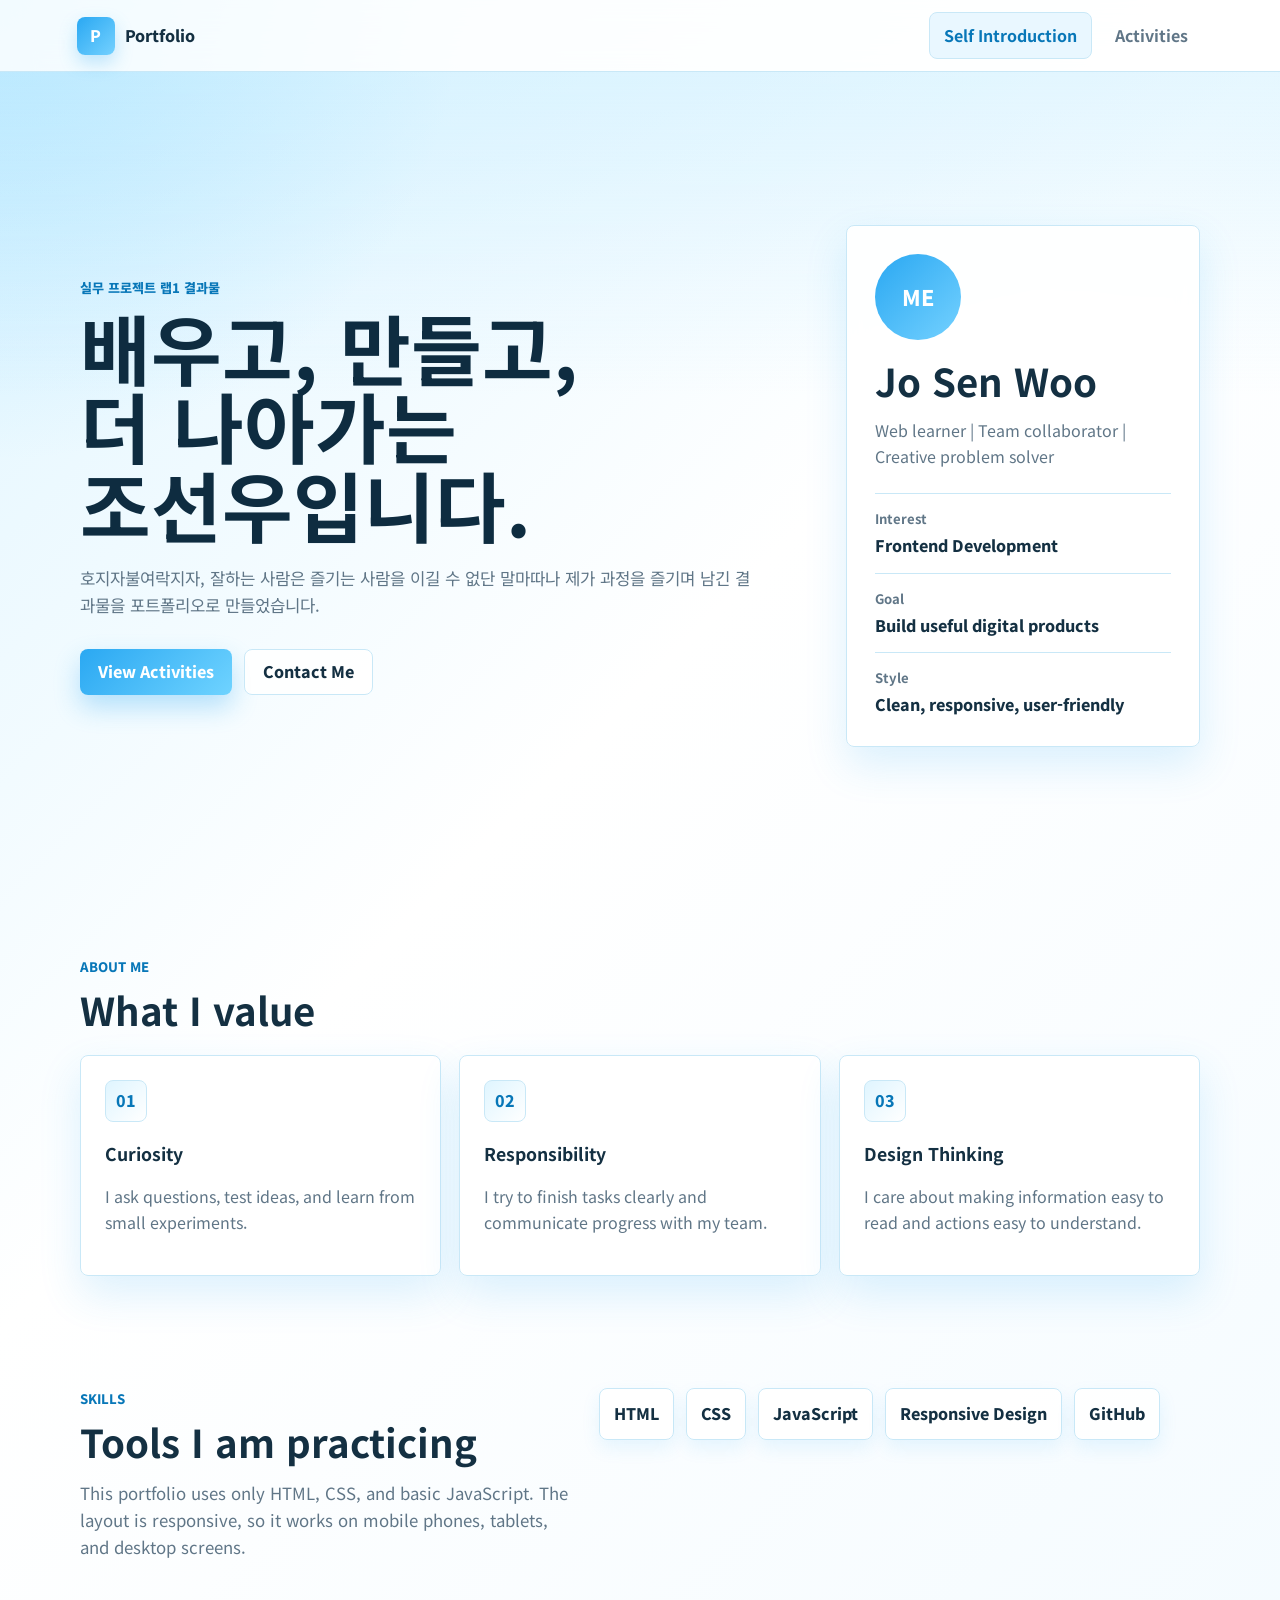
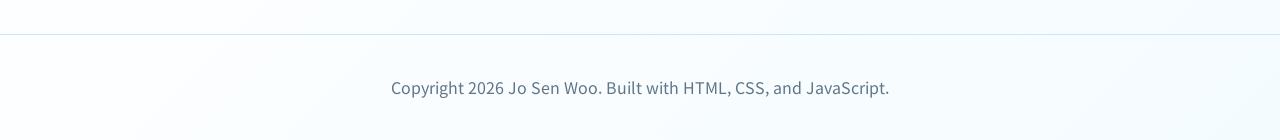
<file: index.html>
<!DOCTYPE html>
<html lang="ko">
<head>
  <meta charset="UTF-8">
  <meta name="viewport" content="width=device-width, initial-scale=1.0">
  <title>Portfolio | Self Introduction</title>
  <link rel="preconnect" href="https://fonts.googleapis.com">
  <link rel="preconnect" href="https://fonts.gstatic.com" crossorigin>
  <link href="https://fonts.googleapis.com/css2?family=Noto+Sans+KR:wght@400;500;700;800&display=swap" rel="stylesheet">
  <link rel="stylesheet" href="style.css">
</head>
<body>
  <header class="site-header">
    <a class="brand" href="index.html" aria-label="Portfolio home">
      <span class="brand-mark">P</span>
      <span>Portfolio</span>
    </a>
    <button class="nav-toggle" type="button" aria-label="Open navigation" aria-expanded="false">
      <span></span>
      <span></span>
      <span></span>
    </button>
    <nav class="site-nav" aria-label="Primary navigation">
      <a class="active" href="index.html">Self Introduction</a>
      <a href="activities.html">Activities</a>
    </nav>
  </header>

  <main>
    <section class="hero">
      <div class="hero-copy">
        <p class="eyebrow">실무 프로젝트 랩1 결과물</p>
        <h1 class="hero-title">배우고, 만들고, <span>더 나아가는</span><br>조선우입니다.</h1>
        <p class="hero-text">
          호지자불여락지자, 잘하는 사람은 즐기는 사람을 이길 수 없단 말마따나
          제가 과정을 즐기며 남긴 결과물을 포트폴리오로 만들었습니다.
        </p>
        <div class="hero-actions">
          <a class="button primary" href="activities.html">View Activities</a>
          <a class="button secondary" href="mailto:hello@example.com">Contact Me</a>
        </div>
      </div>
      <div class="profile-panel" aria-label="Profile summary">
        <div class="avatar">ME</div>
        <h2>Jo Sen Woo</h2>
        <p>Web learner | Team collaborator | Creative problem solver</p>
        <dl class="profile-list">
          <div>
            <dt>Interest</dt>
            <dd>Frontend Development</dd>
          </div>
          <div>
            <dt>Goal</dt>
            <dd>Build useful digital products</dd>
          </div>
          <div>
            <dt>Style</dt>
            <dd>Clean, responsive, user-friendly</dd>
          </div>
        </dl>
      </div>
    </section>

    <section class="section">
      <div class="section-heading">
        <p class="eyebrow">About Me</p>
        <h2>What I value</h2>
      </div>
      <div class="value-grid">
        <article class="value-card">
          <span class="icon-chip">01</span>
          <h3>Curiosity</h3>
          <p>I ask questions, test ideas, and learn from small experiments.</p>
        </article>
        <article class="value-card">
          <span class="icon-chip">02</span>
          <h3>Responsibility</h3>
          <p>I try to finish tasks clearly and communicate progress with my team.</p>
        </article>
        <article class="value-card">
          <span class="icon-chip">03</span>
          <h3>Design Thinking</h3>
          <p>I care about making information easy to read and actions easy to understand.</p>
        </article>
      </div>
    </section>

    <section class="section split-section">
      <div>
        <p class="eyebrow">Skills</p>
        <h2>Tools I am practicing</h2>
        <p class="muted">
          This portfolio uses only HTML, CSS, and basic JavaScript. The layout is responsive,
          so it works on mobile phones, tablets, and desktop screens.
        </p>
      </div>
      <div class="skill-list">
        <span>HTML</span>
        <span>CSS</span>
        <span>JavaScript</span>
        <span>Responsive Design</span>
        <span>GitHub</span>
      </div>
    </section>
  </main>

  <footer class="site-footer">
    <p>Copyright 2026 Jo Sen Woo. Built with HTML, CSS, and JavaScript.</p>
  </footer>

  <script src="script.js"></script>
</body>
</html>
</file>
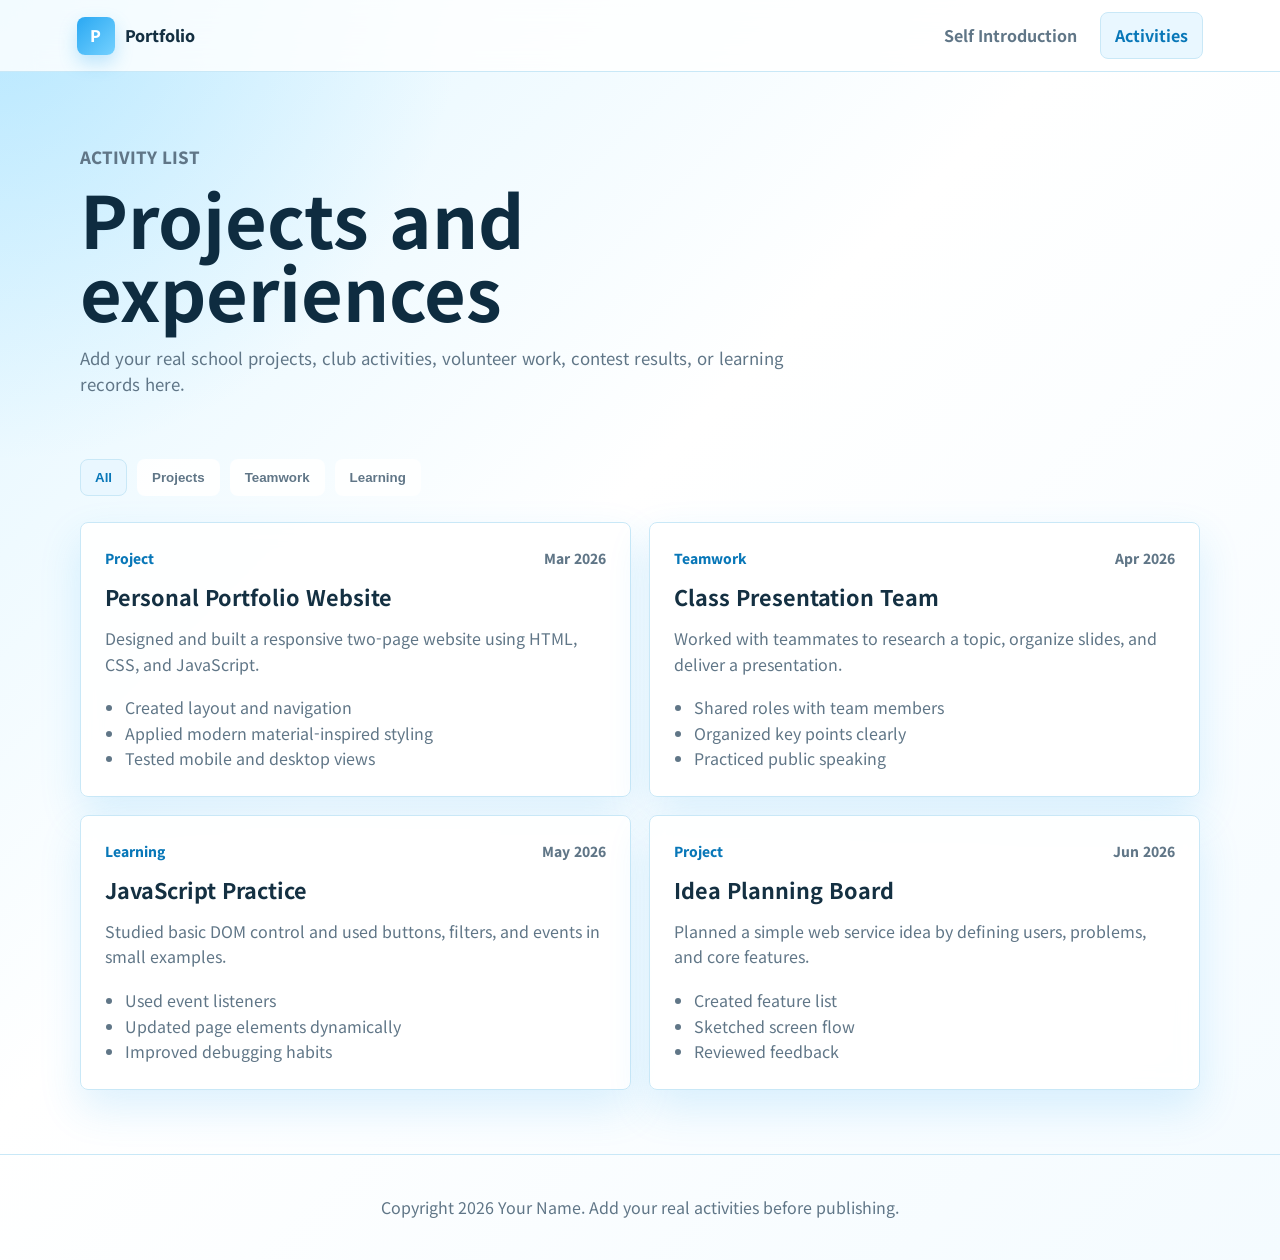
<file: activities.html>
<!DOCTYPE html>
<html lang="ko">
<head>
  <meta charset="UTF-8">
  <meta name="viewport" content="width=device-width, initial-scale=1.0">
  <title>Portfolio | Activities</title>
  <link rel="preconnect" href="https://fonts.googleapis.com">
  <link rel="preconnect" href="https://fonts.gstatic.com" crossorigin>
  <link href="https://fonts.googleapis.com/css2?family=Noto+Sans+KR:wght@400;500;700;800&display=swap" rel="stylesheet">
  <link rel="stylesheet" href="style.css">
</head>
<body>
  <header class="site-header">
    <a class="brand" href="index.html" aria-label="Portfolio home">
      <span class="brand-mark">P</span>
      <span>Portfolio</span>
    </a>
    <button class="nav-toggle" type="button" aria-label="Open navigation" aria-expanded="false">
      <span></span>
      <span></span>
      <span></span>
    </button>
    <nav class="site-nav" aria-label="Primary navigation">
      <a href="index.html">Self Introduction</a>
      <a class="active" href="activities.html">Activities</a>
    </nav>
  </header>

  <main>
    <section class="page-title">
      <p class="eyebrow">Activity List</p>
      <h1>Projects and experiences</h1>
      <p>
        Add your real school projects, club activities, volunteer work, contest results,
        or learning records here.
      </p>
    </section>

    <section class="activity-toolbar" aria-label="Activity filters">
      <button class="filter-button active" type="button" data-filter="all">All</button>
      <button class="filter-button" type="button" data-filter="project">Projects</button>
      <button class="filter-button" type="button" data-filter="team">Teamwork</button>
      <button class="filter-button" type="button" data-filter="learning">Learning</button>
    </section>

    <section class="activity-grid" aria-live="polite">
      <article class="activity-card" data-category="project">
        <div class="activity-meta">
          <span>Project</span>
          <time datetime="2026-03">Mar 2026</time>
        </div>
        <h2>Personal Portfolio Website</h2>
        <p>Designed and built a responsive two-page website using HTML, CSS, and JavaScript.</p>
        <ul>
          <li>Created layout and navigation</li>
          <li>Applied modern material-inspired styling</li>
          <li>Tested mobile and desktop views</li>
        </ul>
      </article>

      <article class="activity-card" data-category="team">
        <div class="activity-meta">
          <span>Teamwork</span>
          <time datetime="2026-04">Apr 2026</time>
        </div>
        <h2>Class Presentation Team</h2>
        <p>Worked with teammates to research a topic, organize slides, and deliver a presentation.</p>
        <ul>
          <li>Shared roles with team members</li>
          <li>Organized key points clearly</li>
          <li>Practiced public speaking</li>
        </ul>
      </article>

      <article class="activity-card" data-category="learning">
        <div class="activity-meta">
          <span>Learning</span>
          <time datetime="2026-05">May 2026</time>
        </div>
        <h2>JavaScript Practice</h2>
        <p>Studied basic DOM control and used buttons, filters, and events in small examples.</p>
        <ul>
          <li>Used event listeners</li>
          <li>Updated page elements dynamically</li>
          <li>Improved debugging habits</li>
        </ul>
      </article>

      <article class="activity-card" data-category="project">
        <div class="activity-meta">
          <span>Project</span>
          <time datetime="2026-06">Jun 2026</time>
        </div>
        <h2>Idea Planning Board</h2>
        <p>Planned a simple web service idea by defining users, problems, and core features.</p>
        <ul>
          <li>Created feature list</li>
          <li>Sketched screen flow</li>
          <li>Reviewed feedback</li>
        </ul>
      </article>
    </section>
  </main>

  <footer class="site-footer">
    <p>Copyright 2026 Your Name. Add your real activities before publishing.</p>
  </footer>

  <script src="script.js"></script>
</body>
</html>
</file>
<file: style.css>
:root {
  --bg: #f4fbff;
  --surface: #ffffff;
  --surface-strong: #e9f7ff;
  --text: #143042;
  --muted: #607687;
  --primary: #2aa8f2;
  --primary-dark: #0877b8;
  --accent: #bceaff;
  --accent-strong: #74d1ff;
  --line: #c9e8f7;
  --shadow: 0 18px 42px rgba(42, 168, 242, 0.16);
  --radius: 8px;
}

* {
  box-sizing: border-box;
}

body {
  margin: 0;
  font-family: "Noto Sans KR", Arial, sans-serif;
  background:
    radial-gradient(circle at top left, rgba(116, 209, 255, 0.38), transparent 36vw),
    linear-gradient(135deg, #dff5ff 0%, #ffffff 44%, #f4fbff 100%);
  color: var(--text);
  line-height: 1.6;
}

a {
  color: inherit;
  text-decoration: none;
}

.site-header {
  position: sticky;
  top: 0;
  z-index: 10;
  display: flex;
  align-items: center;
  justify-content: space-between;
  min-height: 72px;
  padding: 0 6vw;
  background: rgba(255, 255, 255, 0.82);
  border-bottom: 1px solid var(--line);
  backdrop-filter: blur(16px);
}

.brand,
.site-nav,
.hero-actions,
.activity-toolbar {
  display: flex;
  align-items: center;
}

.brand {
  gap: 10px;
  font-weight: 800;
  letter-spacing: 0;
}

.brand-mark {
  display: grid;
  place-items: center;
  width: 38px;
  height: 38px;
  border-radius: var(--radius);
  background: linear-gradient(135deg, var(--primary), var(--accent-strong));
  color: white;
  box-shadow: 0 8px 18px rgba(42, 168, 242, 0.28);
}

.site-nav {
  gap: 8px;
}

.site-nav a,
.filter-button {
  border: 1px solid transparent;
  border-radius: var(--radius);
  padding: 10px 14px;
  color: var(--muted);
  font-weight: 700;
}

.site-nav a:hover,
.site-nav a.active,
.filter-button:hover,
.filter-button.active {
  background: var(--surface-strong);
  border-color: var(--line);
  color: var(--primary-dark);
}

.nav-toggle {
  display: none;
  width: 42px;
  height: 42px;
  border: 1px solid var(--line);
  border-radius: var(--radius);
  background: var(--surface);
  cursor: pointer;
}

.nav-toggle span {
  display: block;
  width: 18px;
  height: 2px;
  margin: 4px auto;
  background: var(--text);
}

main {
  width: min(1120px, 88vw);
  margin: 0 auto;
}

.hero {
  display: grid;
  grid-template-columns: minmax(0, 1.35fr) minmax(280px, 0.65fr);
  gap: 32px;
  align-items: center;
  min-height: calc(100vh - 72px);
  padding: 56px 0;
}

.hero::before {
  content: "";
  position: fixed;
  inset: 72px 0 auto 0;
  height: 36vh;
  pointer-events: none;
  background: linear-gradient(180deg, rgba(188, 234, 255, 0.38), transparent);
  z-index: -1;
}

.eyebrow {
  margin: 0 0 10px;
  color: var(--primary-dark);
  font-size: 0.82rem;
  font-weight: 800;
  text-transform: uppercase;
}

h1,
h2,
h3,
p {
  overflow-wrap: anywhere;
}

h1 {
  max-width: 820px;
  margin: 0;
  font-size: clamp(2.1rem, 7vw, 4.8rem);
  line-height: 1.02;
  letter-spacing: 0;
  color: #0e2c40;
}

.hero-title {
  word-break: keep-all;
  overflow-wrap: normal;
}

.hero-title span {
  white-space: nowrap;
}

h2 {
  margin: 0;
  font-size: clamp(1.65rem, 3vw, 2.4rem);
  line-height: 1.15;
  letter-spacing: 0;
}

h3 {
  margin: 18px 0 8px;
  font-size: 1.1rem;
}

.hero-text,
.page-title p,
.muted {
  color: var(--muted);
  font-size: 1.05rem;
}

.hero-text {
  max-width: 680px;
  margin: 22px 0 0;
}

.hero-actions {
  flex-wrap: wrap;
  gap: 12px;
  margin-top: 30px;
}

.button {
  display: inline-flex;
  align-items: center;
  justify-content: center;
  min-height: 46px;
  border-radius: var(--radius);
  padding: 0 18px;
  font-weight: 800;
}

.button.primary {
  background: linear-gradient(135deg, var(--primary), #6fd3ff);
  color: white;
  box-shadow: 0 12px 26px rgba(42, 168, 242, 0.32);
}

.button.secondary {
  background: rgba(255, 255, 255, 0.88);
  border: 1px solid var(--line);
}

.profile-panel,
.value-card,
.activity-card {
  border: 1px solid var(--line);
  border-radius: var(--radius);
  background: rgba(255, 255, 255, 0.9);
  box-shadow: var(--shadow);
  backdrop-filter: blur(10px);
}

.profile-panel {
  padding: 28px;
}

.avatar {
  display: grid;
  place-items: center;
  width: 86px;
  height: 86px;
  margin-bottom: 18px;
  border-radius: 50%;
  background: linear-gradient(135deg, var(--primary), var(--accent-strong));
  color: white;
  font-size: 1.35rem;
  font-weight: 800;
}

.profile-panel p {
  color: var(--muted);
}

.profile-list {
  display: grid;
  gap: 14px;
  margin: 24px 0 0;
}

.profile-list div {
  padding-top: 14px;
  border-top: 1px solid var(--line);
}

.profile-list dt {
  color: var(--muted);
  font-size: 0.82rem;
  font-weight: 700;
}

.profile-list dd {
  margin: 4px 0 0;
  font-weight: 800;
}

.section {
  padding: 56px 0;
}

.section-heading {
  margin-bottom: 24px;
}

.value-grid {
  display: grid;
  grid-template-columns: repeat(3, minmax(0, 1fr));
  gap: 18px;
}

.value-card {
  padding: 24px;
}

.value-card p,
.activity-card p,
.activity-card li {
  color: var(--muted);
}

.icon-chip {
  display: inline-grid;
  place-items: center;
  width: 42px;
  height: 42px;
  border-radius: var(--radius);
  background: linear-gradient(135deg, #dff5ff, #ffffff);
  border: 1px solid var(--line);
  color: var(--primary-dark);
  font-weight: 800;
}

.split-section {
  display: grid;
  grid-template-columns: 0.9fr 1.1fr;
  gap: 28px;
  align-items: start;
}

.skill-list {
  display: flex;
  flex-wrap: wrap;
  gap: 12px;
}

.skill-list span {
  border: 1px solid var(--line);
  border-radius: var(--radius);
  background: rgba(255, 255, 255, 0.88);
  padding: 12px 14px;
  font-weight: 800;
  box-shadow: 0 8px 18px rgba(42, 168, 242, 0.1);
}

.page-title {
  padding: 72px 0 30px;
}

.page-title h1 {
  font-size: clamp(2.1rem, 7vw, 4.5rem);
}

.page-title p {
  max-width: 720px;
}

.activity-toolbar {
  flex-wrap: wrap;
  gap: 10px;
  margin: 14px 0 26px;
}

.filter-button {
  background: rgba(255, 255, 255, 0.9);
  cursor: pointer;
}

.activity-grid {
  display: grid;
  grid-template-columns: repeat(2, minmax(0, 1fr));
  gap: 18px;
  padding-bottom: 64px;
}

.activity-card {
  padding: 24px;
}

.activity-card.is-hidden {
  display: none;
}

.activity-meta {
  display: flex;
  align-items: center;
  justify-content: space-between;
  gap: 12px;
  color: var(--muted);
  font-size: 0.86rem;
  font-weight: 800;
}

.activity-meta span {
  color: var(--primary-dark);
}

.activity-card h2 {
  margin-top: 16px;
  font-size: 1.35rem;
}

.activity-card ul {
  margin: 18px 0 0;
  padding-left: 20px;
}

.site-footer {
  border-top: 1px solid var(--line);
  padding: 24px 6vw;
  color: var(--muted);
  text-align: center;
}

@media (max-width: 780px) {
  .site-header {
    min-height: 66px;
  }

  .nav-toggle {
    display: block;
  }

  .site-nav {
    position: absolute;
    top: 66px;
    right: 6vw;
    left: 6vw;
    display: none;
    flex-direction: column;
    align-items: stretch;
    padding: 12px;
    border: 1px solid var(--line);
    border-radius: var(--radius);
    background: var(--surface);
    box-shadow: var(--shadow);
  }

  .site-nav.open {
    display: flex;
  }

  .hero,
  .split-section,
  .activity-grid,
  .value-grid {
    grid-template-columns: 1fr;
  }

  .hero {
    min-height: auto;
    padding: 42px 0;
  }

  .profile-panel,
  .value-card,
  .activity-card {
    box-shadow: 0 10px 26px rgba(23, 32, 38, 0.09);
  }
}
</file>
